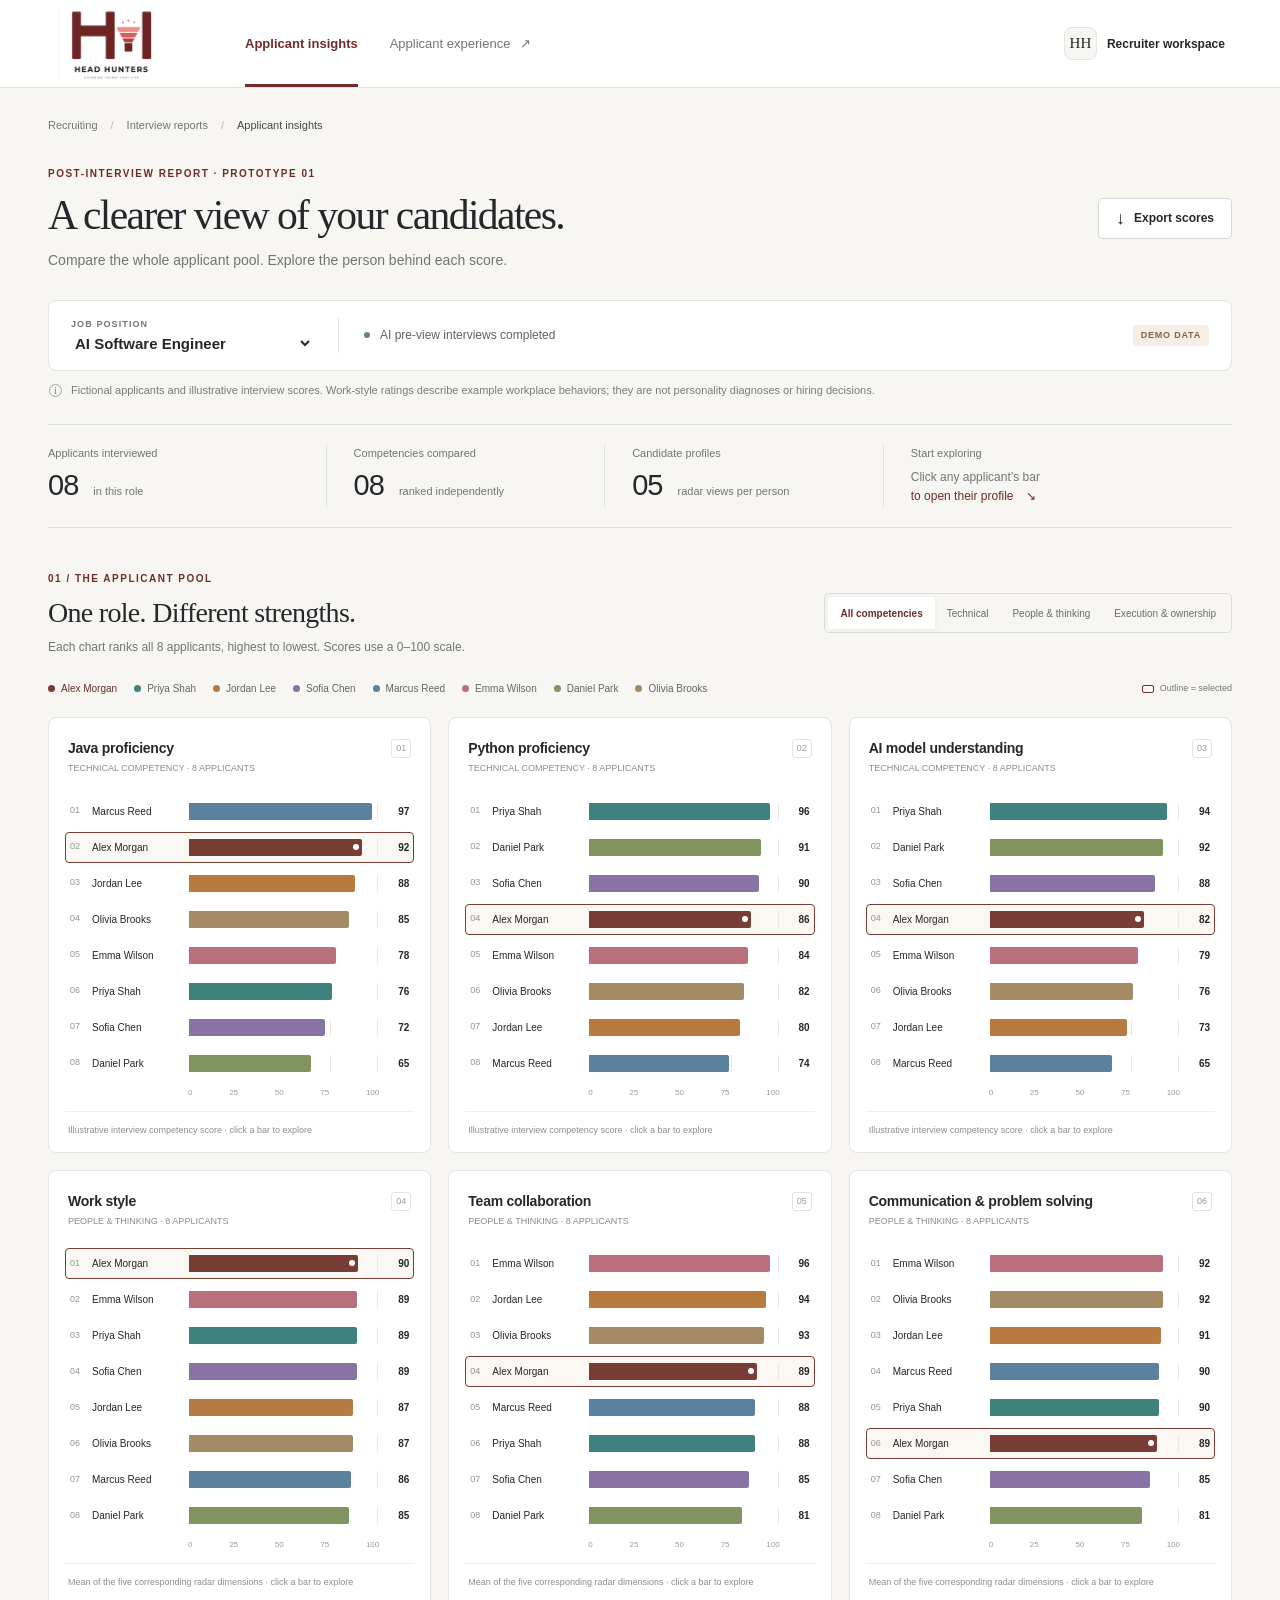
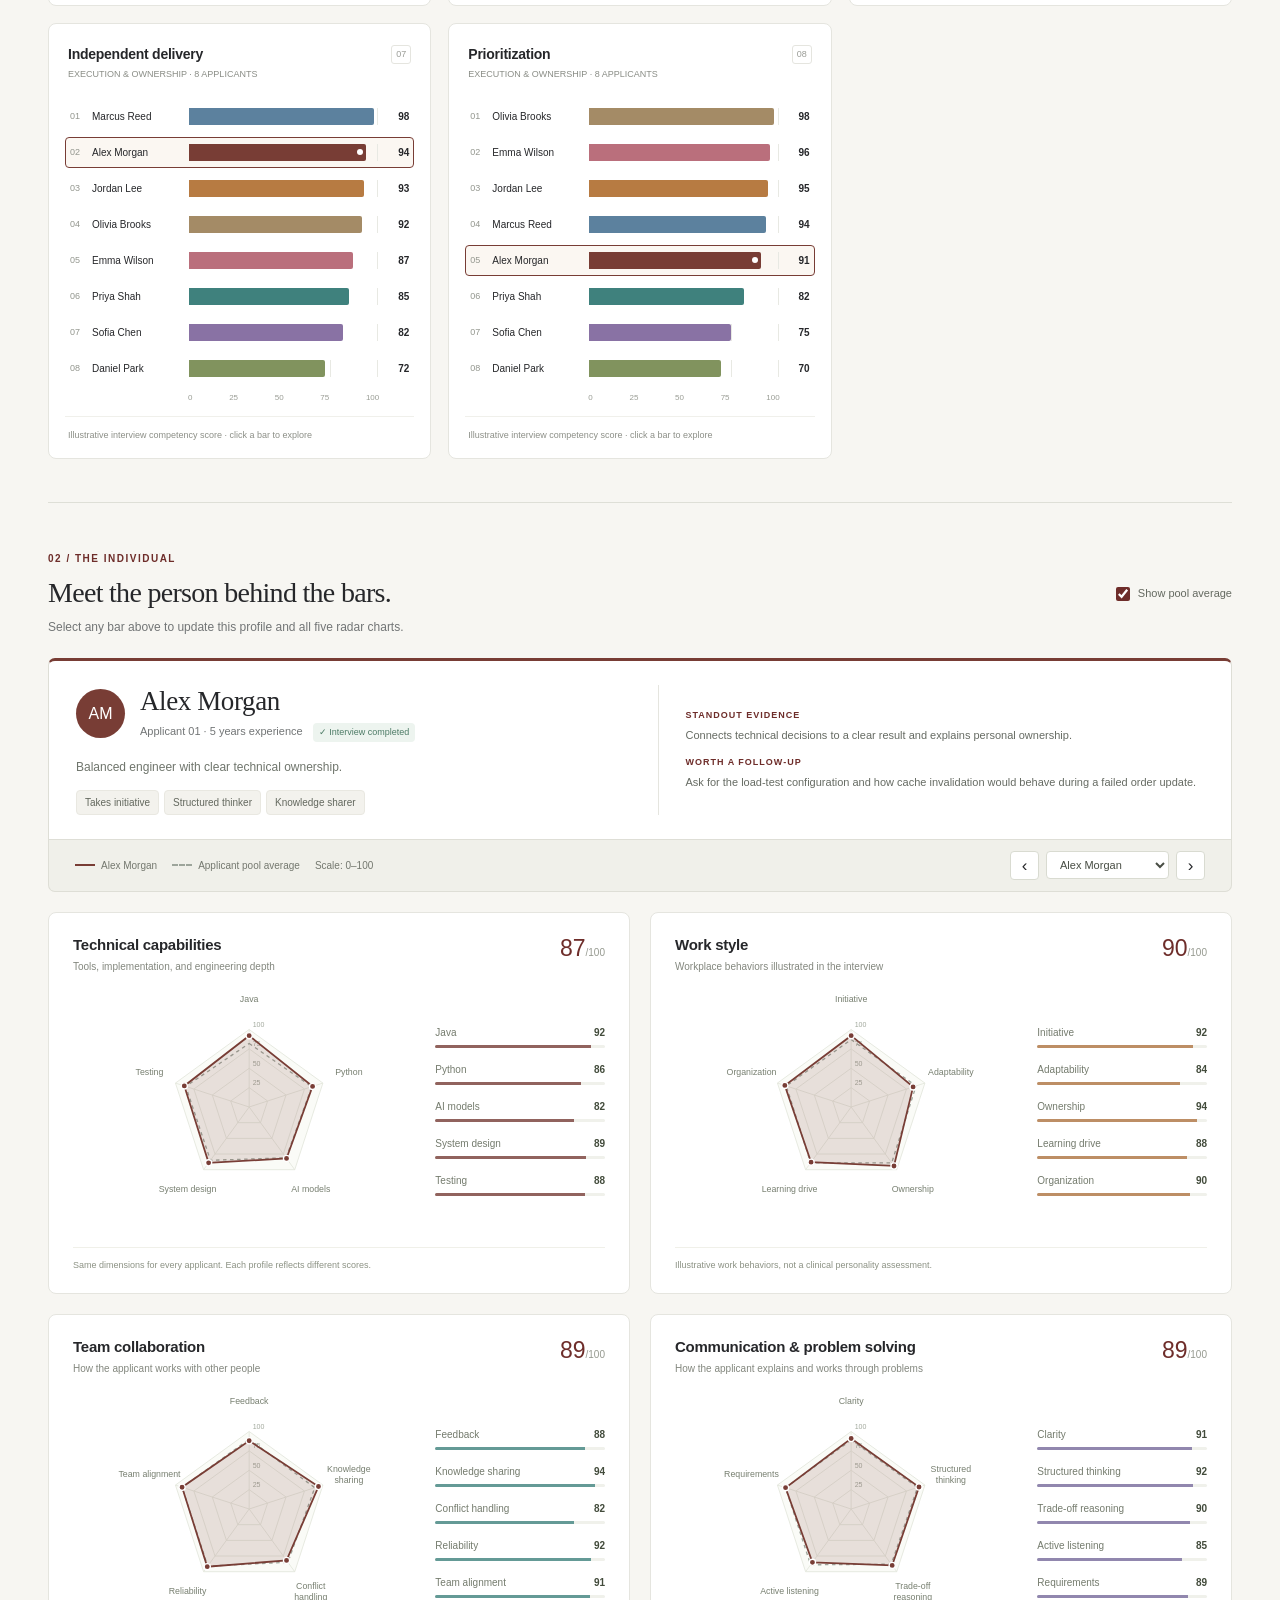
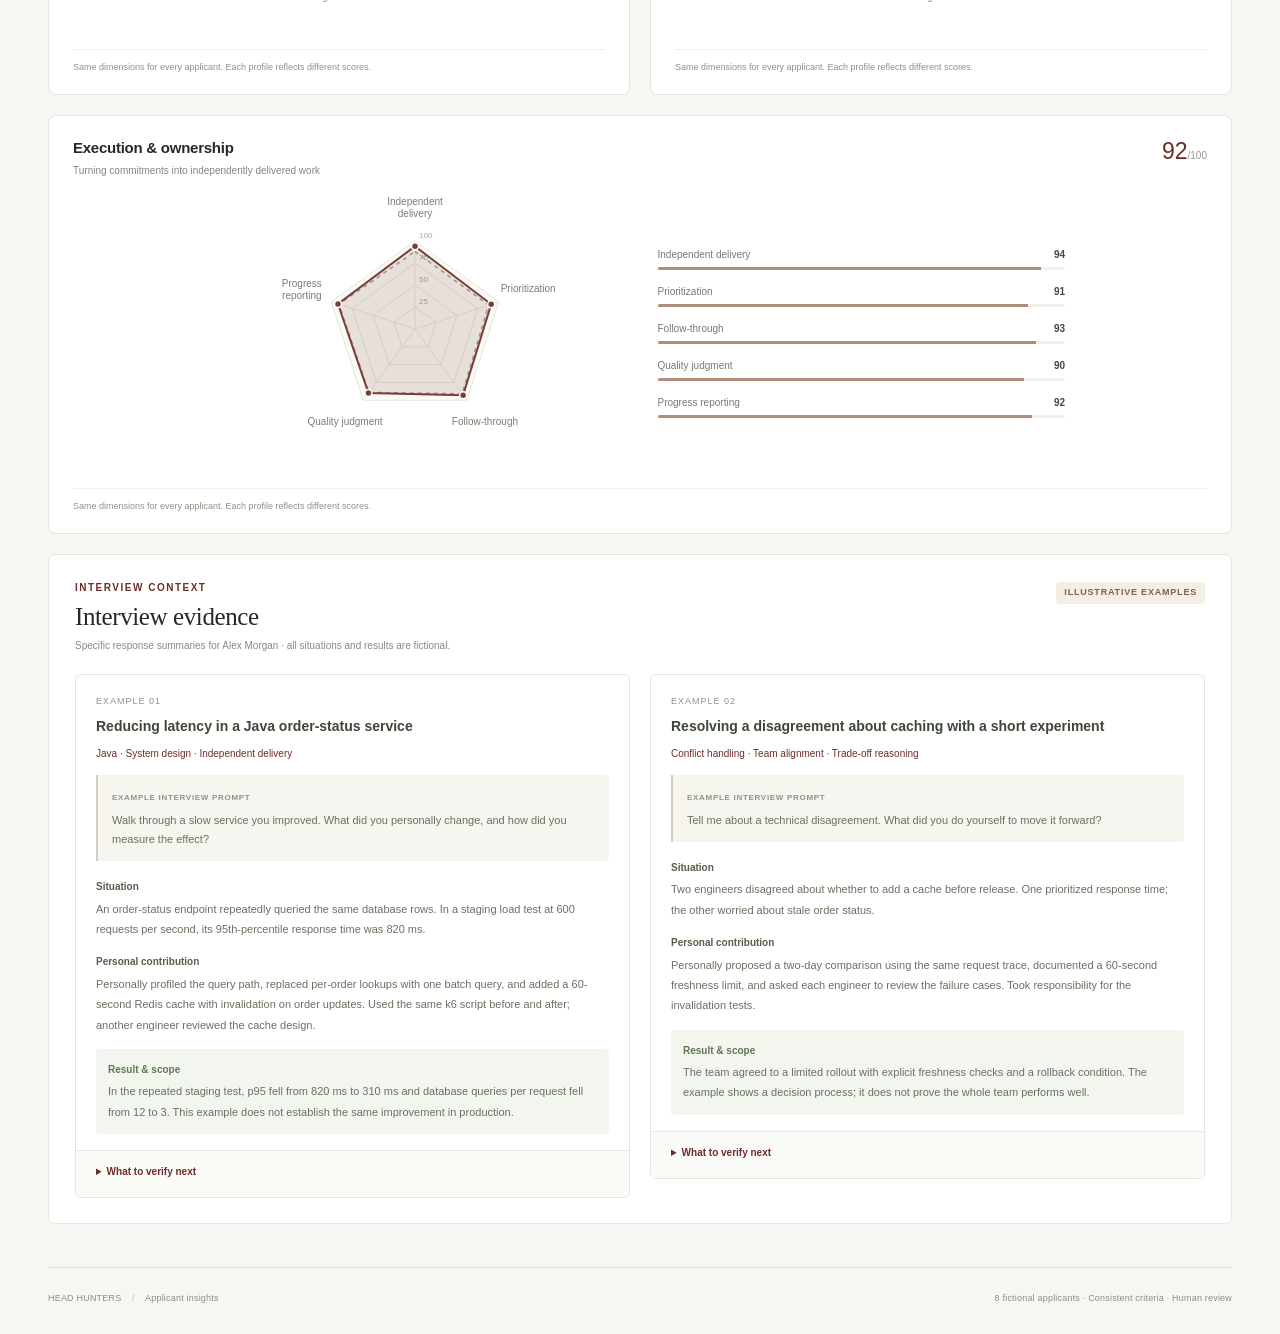
<file: index.html>
<!doctype html>
<html lang="en">
<head>
  <meta charset="utf-8"><meta name="viewport" content="width=device-width,initial-scale=1">
  <title>Applicant Insights · Head Hunters</title>
  <meta name="description" content="Compare interview competencies across applicants, then explore an individual candidate's assessment profile.">
  <link rel="icon" href="logo.png"><link rel="stylesheet" href="report.css">
  <script defer src="report-data.js"></script><script defer src="interview-evidence.js"></script><script defer src="report.js"></script>
</head>
<body>
  <header class="app-header">
    <a class="brandmark" href="index.html" aria-label="Head Hunters home"><img src="logo.png" alt="Head Hunters"></a>
    <nav aria-label="Main navigation"><a class="nav-active" href="index.html" aria-current="page">Applicant insights</a><a href="applicant.html">Applicant experience <span aria-hidden="true">↗</span></a></nav>
    <div class="workspace"><span class="workspace-icon" style="font-size:15px">HH</span><span>Recruiter workspace</span></div>
  </header>
  <main class="report-shell">
    <div class="breadcrumbs">Recruiting <span>/</span> Interview reports <span>/</span> <strong>Applicant insights</strong></div>
    <div class="page-heading"><div><p class="eyebrow">POST-INTERVIEW REPORT · PROTOTYPE 01</p><h1>A clearer view of your candidates.</h1><p class="intro">Compare the whole applicant pool. Explore the person behind each score.</p></div><button id="export" class="button button-outline"><span aria-hidden="true">↓</span> Export scores</button></div>
    <div class="report-context"><div class="role-field"><label for="role">JOB POSITION</label><select id="role"><option value="ai">AI Software Engineer</option><option value="fe">Senior Frontend Engineer</option><option value="de">Data Engineer</option></select></div><div class="context-divider"></div><span class="status-dot"></span><span>AI pre-view interviews completed</span><span class="demo-badge">DEMO DATA</span></div>
    <div class="demo-note"><span class="info-symbol" aria-hidden="true">i</span><p>Fictional applicants and illustrative interview scores. Work-style ratings describe example workplace behaviors; they are not personality diagnoses or hiring decisions.</p></div>
    <div id="submission-notice" class="submission-notice" hidden></div>
    <div class="overview-grid"><div class="overview-stat"><span>Applicants interviewed</span><strong>08 <small>in this role</small></strong></div><div class="overview-stat"><span>Competencies compared</span><strong>08 <small>ranked independently</small></strong></div><div class="overview-stat"><span>Candidate profiles</span><strong>05 <small>radar views per person</small></strong></div><div class="overview-stat stat-action"><span>Start exploring</span><p>Click any applicant’s bar<br><strong>to open their profile <span aria-hidden="true">↘</span></strong></p></div></div>
    <section class="rankings-section" aria-labelledby="rankings-title">
      <div class="section-heading"><div><p class="eyebrow">01 / THE APPLICANT POOL</p><h2 id="rankings-title">One role. Different strengths.</h2><p>Each chart ranks all 8 applicants, highest to lowest. Scores use a 0–100 scale.</p></div><div class="segmented" aria-label="Competency category"><button data-filter="all" aria-pressed="true">All competencies</button><button data-filter="technical" aria-pressed="false">Technical</button><button data-filter="people" aria-pressed="false">People & thinking</button><button data-filter="delivery" aria-pressed="false">Execution & ownership</button></div></div>
      <div class="legend-row"><div id="candidate-legend" class="candidate-legend" aria-label="Applicant color key"></div><span class="legend-hint"><span class="selected-swatch"></span> Outline = selected</span></div>
      <div id="rankings" class="rankings-grid"></div>
    </section>
    <section class="profile-section" aria-labelledby="profile-title">
      <div class="section-heading"><div><p class="eyebrow">02 / THE INDIVIDUAL</p><h2 id="profile-title" tabindex="-1">Meet the person behind the bars.</h2><p>Select any bar above to update this profile and all five radar charts.</p></div><label class="average-toggle"><input id="show-average" type="checkbox" checked><span>Show pool average</span></label></div>
      <div id="profile-live" class="sr-only" role="status" aria-live="polite"></div>
      <div id="candidate-profile"></div>
    </section>
    <footer><span>HEAD HUNTERS <span class="footer-dot">/</span> Applicant insights</span><span>8 fictional applicants · Consistent criteria · Human review</span></footer>
  </main>
  <aside id="selection-dock" class="selection-dock" aria-label="Selected applicant" hidden><span id="dock-name"></span><button id="view-profile">View radar profile ↓</button><button id="close-dock" aria-label="Dismiss selected applicant shortcut">×</button></aside>
</body>
</html>
</file>
<file: report.css>
:root{--bg:#f7f6f2;--paper:#fff;--ink:#26272a;--muted:#727576;--line:#e5e5df;--wine:#6e2d2a;--wine-soft:#f5eae6;--sans:Inter,"Segoe UI",Arial,sans-serif;--serif:Georgia,"Times New Roman",serif}
*{box-sizing:border-box}body{margin:0;background:var(--bg);color:var(--ink);font:14px/1.5 var(--sans)}button,input,select{font:inherit}button,a,select,input{ -webkit-tap-highlight-color:transparent}button,a{touch-action:manipulation}button{cursor:pointer}button:focus-visible,a:focus-visible,select:focus-visible,input:focus-visible{outline:3px solid #b77042;outline-offset:4px}a{color:inherit;text-decoration:none}button{color:inherit}button:disabled{cursor:default}h1,h2,h3,p{margin:0}h1{font:normal clamp(30px,3.25vw,46px)/1.16 var(--serif);letter-spacing:-1.6px}h2{font:normal 28px/1.2 var(--serif);letter-spacing:-.7px}h3{font-size:16px;line-height:1.35;letter-spacing:-.25px}.app-header{height:88px;padding:0 4.3%;display:flex;align-items:center;gap:52px;background:#fff;border-bottom:1px solid var(--line)}.brandmark{width:138px;height:74px;overflow:hidden;display:flex;align-items:center}.brandmark img{width:110px;display:block;max-height:80px;object-fit:contain}.app-header nav{height:100%;display:flex;gap:32px;align-items:center;color:var(--muted);font-size:13px}.app-header nav a{height:100%;display:flex;align-items:center;gap:10px;border-bottom:3px solid transparent;padding-top:3px}.app-header nav .nav-active{color:var(--wine);border-bottom-color:var(--wine);font-weight:600}.workspace{margin-left:auto;display:flex;gap:10px;align-items:center;font-size:12px;font-weight:600}.workspace small{display:block;font-size:10px;font-weight:400;color:var(--muted);margin-top:1px}.workspace-icon{display:grid;place-items:center;width:33px;height:33px;border:1px solid var(--line);border-radius:8px;font:normal 21px var(--serif);background:var(--bg)}.report-shell{max-width:1440px;padding:29px 48px 0;margin:auto}.breadcrumbs{font-size:11px;color:var(--muted);display:flex;gap:13px;align-items:center;margin-bottom:32px}.breadcrumbs strong{color:#454847;font-weight:500}.breadcrumbs span{color:#b9b9b3}.page-heading{display:flex;gap:20px;align-items:center;justify-content:space-between;margin-bottom:29px}.eyebrow{font-size:10px;letter-spacing:1.5px;color:var(--wine);font-weight:700;margin-bottom:10px}.intro{font-size:14px;color:var(--muted);margin-top:11px}.button{min-height:41px;padding:9px 17px;border-radius:5px;font-size:12px;font-weight:600;display:inline-flex;align-items:center;justify-content:center;gap:9px;white-space:nowrap}.button-outline{background:#fff;border:1px solid #d7d7d0}.button-outline:hover{border-color:var(--wine);background:var(--wine-soft)}.button span{font-size:18px;line-height:1}.report-context{display:flex;gap:10px;align-items:center;border:1px solid var(--line);border-radius:8px;background:#fff;padding:17px 22px;color:#5e6561;font-size:12px}.role-field{display:flex;flex-direction:column;gap:3px;min-width:242px}.role-field label{font-size:9px;letter-spacing:1.1px;color:var(--muted);font-weight:600}.role-field select{font-size:15px;font-weight:600;border:0;background:#fff;max-width:100%;padding:0 24px 0 0;color:var(--ink);cursor:pointer}.context-divider{height:35px;width:1px;background:var(--line);margin:0 15px}.status-dot{width:6px;height:6px;background:#5b8977;border-radius:50%;flex-shrink:0}.demo-badge{margin-left:auto;color:#80634c;background:#f4eee4;padding:4px 8px;border-radius:4px;font-size:9px;letter-spacing:.8px;font-weight:700}.demo-note{display:flex;gap:9px;font-size:11px;align-items:flex-start;margin:11px 1px 25px;color:#7b7c76}.info-symbol{border:1px solid #a4a69f;flex-shrink:0;width:13px;height:13px;font:10px Georgia;text-align:center;border-radius:100%;margin-top:2px}.overview-grid{display:grid;grid-template-columns:1fr 1fr 1fr 1.25fr;margin:0 0 43px;border-block:1px solid #dedfd7;padding:20px 0}.overview-stat{padding:0 27px;border-right:1px solid #dedfd7}.overview-stat:first-child{padding-left:0}.overview-stat>span{font-size:11px;color:var(--muted);display:block;margin-bottom:7px}.overview-stat>strong{font-size:29px;font-weight:500;line-height:1.2;letter-spacing:-1px}.overview-stat small{font-size:11px;color:var(--muted);font-weight:400;letter-spacing:0;margin-left:8px}.overview-stat.stat-action{border:0;padding-right:0}.stat-action p{font-size:12px;color:var(--muted);line-height:1.6}.stat-action p strong{color:var(--wine);font-weight:500}.stat-action p strong span{margin-left:9px}.section-heading{display:flex;align-items:center;justify-content:space-between;gap:20px;margin-bottom:22px}.section-heading p:not(.eyebrow){font-size:12px;color:var(--muted);margin-top:9px}.segmented{display:flex;align-items:center;border:1px solid #dcded6;border-radius:5px;padding:3px;white-space:nowrap;align-self:flex-end}.segmented button{border:0;background:none;padding:7px 12px;border-radius:3px;font-size:10px;color:#6a6d68;min-height:32px}.segmented button[aria-pressed=true]{background:#fff;color:var(--wine);font-weight:600;box-shadow:0 1px 4px #20281c12}.legend-row{display:flex;gap:12px;align-items:center;justify-content:space-between;margin-bottom:18px}.candidate-legend{display:flex;flex-wrap:wrap;gap:7px 17px}.legend-item{border:0;padding:3px 0;background:transparent;font-size:10px;color:#646762;display:flex;gap:6px;align-items:center}.legend-item:hover,.legend-item[aria-pressed=true]{color:var(--wine)}.color-dot{width:7px;height:7px;display:inline-block;border-radius:50%;flex-shrink:0}.legend-hint{white-space:nowrap;font-size:9px;color:var(--muted);display:flex;align-items:center;gap:6px}.selected-swatch{border:1px solid var(--wine);width:12px;height:8px;display:inline-block;border-radius:2px}.rankings-grid{display:grid;grid-template-columns:repeat(3,minmax(0,1fr));gap:17px}.ranking-card{border:1px solid var(--line);border-radius:8px;background:#fff;padding:21px 16px 15px;overflow:hidden;box-shadow:0 2px 3px #1d281901}.chart-heading{display:flex;justify-content:space-between;gap:12px;align-items:flex-start;padding:0 3px}.chart-heading h3{font-size:14px}.chart-kicker{font-size:9px;color:#8a8d86;margin-top:4px}.chart-index{font-size:9px;color:#9a9c96;border:1px solid var(--line);border-radius:3px;line-height:1;padding:4px}.bar-list{margin-top:20px;display:grid;gap:5px}.bar-row{width:100%;display:grid;grid-template-columns:16px 91px minmax(0,1fr) 25px;gap:6px;align-items:center;text-align:left;border:1px solid transparent;background:transparent;padding:3px 4px;min-height:31px;border-radius:4px}.bar-row:hover{background:#f7f5f0}.bar-row[aria-pressed=true]{background:#fbf7f2;border-color:var(--candidate-color)}.bar-row .rank{font-size:9px;color:#93968e;font-variant-numeric:tabular-nums}.bar-name{font-size:10px;white-space:nowrap;overflow:hidden;text-overflow:ellipsis;font-weight:500}.bar-track{height:17px;display:block;background-image:repeating-linear-gradient(to right,#e8e9e3 0 1px,transparent 1px 25%);border-right:1px solid #e8e9e3}.bar-fill{display:block;height:17px;border-radius:0 2px 2px 0;background:var(--candidate-color);width:var(--score);position:relative;transition:width .25s}.bar-row[aria-pressed=true] .bar-fill:after{content:'';position:absolute;right:3px;top:5px;width:6px;height:6px;border-radius:50%;background:#fff}.bar-value{font-size:10px;text-align:right;font-variant-numeric:tabular-nums;font-weight:600}.chart-axis{margin:8px 35px 0 123px;display:flex;justify-content:space-between;color:#9a9d95;font-size:8px}.chart-footer{font-size:9px;color:#8c8f87;padding:12px 3px 0;margin-top:12px;border-top:1px solid #f0f0eb}.profile-section{padding-top:48px;margin-top:43px;border-top:1px solid #dedfd7}.average-toggle{display:flex;align-items:center;gap:8px;font-size:11px;color:#646960;white-space:nowrap;cursor:pointer}.average-toggle input{accent-color:var(--wine);width:14px;height:14px;margin:0}.candidate-summary{border:1px solid #deded6;border-top:3px solid var(--candidate-color);border-radius:7px 7px 0 0;background:#fff;display:grid;grid-template-columns:1fr 1fr;gap:35px;padding:24px 27px}.candidate-id{display:flex;gap:15px;align-items:center}.avatar{height:49px;width:49px;border-radius:50%;display:grid;place-items:center;flex-shrink:0;background:var(--candidate-color);color:#fff;font-size:16px;font-weight:500}.candidate-title{font:normal 27px/1.2 var(--serif);letter-spacing:-.4px}.candidate-meta{font-size:11px;color:var(--muted);margin-top:5px}.complete-tag{display:inline-flex;align-items:center;gap:5px;font-size:9px;color:#4d7b66;background:#edf4ef;border-radius:4px;padding:3px 6px;margin-left:7px}.candidate-headline{font-size:12px;color:#6f756c;margin-top:15px;line-height:1.7}.trait-tags{display:flex;gap:5px;flex-wrap:wrap;margin-top:12px}.trait-tags span{font-size:10px;background:#f3f2ed;border:1px solid #e9e8e1;padding:4px 8px;border-radius:4px;color:#63685e}.candidate-insight{border-left:1px solid var(--line);padding-left:27px;display:flex;flex-direction:column;justify-content:center;gap:11px}.candidate-insight h4{font-size:9px;text-transform:uppercase;letter-spacing:1px;margin:0 0 4px;color:var(--wine)}.candidate-insight p{font-size:11px;line-height:1.65;color:#666b63}.profile-toolbar{border:1px solid #deded6;border-top:0;border-radius:0 0 7px 7px;padding:11px 26px;background:#f0f0ea;display:flex;gap:18px;align-items:center;justify-content:space-between;margin-bottom:20px}.profile-legend{display:flex;align-items:center;flex-wrap:wrap;gap:15px;font-size:10px;color:#74786f}.profile-legend span{display:flex;align-items:center;gap:6px}.line-swatch{width:20px;border-top:2px solid var(--candidate-color)}.line-swatch.average{border-top:2px dashed #9da59b}.candidate-controls{display:flex;align-items:center;gap:7px}.candidate-controls select{font-size:11px;background:white;color:#494e45;border:1px solid #d9dbd1;border-radius:4px;padding:6px 24px 6px 9px;max-width:160px}.arrow-button{border:1px solid #d9dbd1;background:#fff;border-radius:4px;width:29px;height:29px;line-height:1;font-size:17px}.arrow-button:hover{border-color:var(--wine)}.radar-grid{display:grid;grid-template-columns:repeat(2,minmax(0,1fr));gap:20px}.radar-card{background:#fff;border:1px solid var(--line);border-radius:8px;padding:22px 24px 20px}.radar-card header{display:flex;gap:10px;align-items:flex-start;justify-content:space-between}.radar-card h3{font-size:15px}.radar-subtitle{font-size:10px;color:#83877e;margin-top:4px}.dimension-score{text-align:right;font-size:23px;color:var(--wine);line-height:1.2;min-width:52px}.dimension-score small{font-size:10px;color:#969a90}.radar-body{display:grid;grid-template-columns:minmax(0,1.35fr) minmax(120px,.65fr);align-items:center;gap:10px}.radar-svg{width:100%;height:auto;overflow:visible;display:block}.radar-svg text{font-family:var(--sans);font-size:10px;fill:#777f70}.radar-svg .tick-label{font-size:8px;fill:#a3aa9e}.radar-details{list-style:none;padding:0;margin:0;display:grid;gap:14px}.radar-details li{font-size:10px;color:#747b6d}.radar-label{display:flex;justify-content:space-between;gap:7px;margin-bottom:5px}.radar-label b{color:#424b3b;font-size:10px;font-weight:600}.detail-track{height:3px;background:#f0f1eb;border-radius:3px;overflow:hidden}.detail-track span{height:100%;display:block;background:var(--dimension-color);width:var(--score);opacity:.75}.radar-caption{font-size:9px;color:#8c9284;border-top:1px solid #f0f0e9;padding-top:11px}.evidence-section{margin-top:20px;background:#fff;border:1px solid var(--line);border-radius:7px;padding:22px 26px;display:grid;grid-template-columns:.65fr 1.35fr;gap:24px}.evidence-section h3{font-size:14px}.evidence-section .evidence-label{font-size:10px;color:#858a7c;margin-top:6px}.evidence-items{display:grid;grid-template-columns:1fr 1fr;gap:24px}.evidence-item{font-size:11px;color:#6e7565;line-height:1.7;border-left:2px solid #dedfd5;padding-left:12px}.evidence-item small{display:block;font-size:9px;color:#a0a693;margin-bottom:4px;letter-spacing:.6px}footer{display:flex;align-items:center;justify-content:space-between;gap:20px;padding:24px 0 28px;border-top:1px solid #dedfd7;margin-top:43px;color:#8a8f80;font-size:9px;letter-spacing:.2px}.footer-dot{padding:0 8px;color:#b9bdaf}.submission-notice{padding:12px 16px;margin:0 0 22px;border-radius:6px;border:1px solid #d5dfd0;background:#edf3e9;color:#5f7155;font-size:12px}.sr-only{position:absolute;width:1px;height:1px;padding:0;margin:-1px;overflow:hidden;clip:rect(0,0,0,0);white-space:nowrap;border:0}[hidden]{display:none!important}
.selection-dock{position:fixed;bottom:23px;left:50%;transform:translateX(-50%);display:flex;align-items:center;gap:23px;z-index:5;border:1px solid #deded4;background:#fffdf8;box-shadow:0 6px 35px #25251f25;border-radius:8px;padding:11px 14px 11px 20px;max-width:calc(100% - 24px)}.selection-dock>span{font-size:12px;font-weight:600;white-space:nowrap}.selection-dock button{border:0;background:var(--wine);border-radius:4px;color:#fff;padding:8px 12px;white-space:nowrap;font-size:11px}.selection-dock #close-dock{color:#8b8c83;font-size:20px;background:transparent;padding:3px}.profile-section{scroll-margin-top:20px}
@media(max-width:480px){.selection-dock{gap:11px;padding:9px 10px 9px 13px;bottom:12px}.selection-dock>span{font-size:10px}.selection-dock button{font-size:9px;padding:8px}}
.evidence-section{display:block;padding:25px 26px}.evidence-header{display:flex;justify-content:space-between;gap:20px;align-items:flex-start;margin-bottom:21px}.evidence-header h3{font:normal 25px/1.2 var(--serif);letter-spacing:-.4px}.evidence-header .eyebrow{margin-bottom:7px}.evidence-header .demo-badge{margin-top:2px;white-space:nowrap}.evidence-items{align-items:start;gap:20px}.evidence-item{border:1px solid #e4e6dc;background:#fff;border-radius:6px;padding:0;color:#697160;overflow:hidden;line-height:1.75}.evidence-card-heading{padding:19px 20px 13px}.evidence-card-heading>small{color:#8c927f;font-size:9px;letter-spacing:1px;margin-bottom:6px}.evidence-card-heading h4{font-size:14px;line-height:1.5;margin:0 0 8px;font-weight:600;color:#3d4737}.evidence-focus{font-size:10px;color:var(--wine)}.evidence-prompt{margin:0 20px 17px;padding:12px 14px;background:#f6f5ef;border-left:2px solid #d3cfbe;border-radius:0 4px 4px 0}.evidence-prompt>span{font-size:8px;color:#929580;font-weight:600;letter-spacing:.7px}.evidence-prompt p{font-size:11px;margin-top:4px;color:#6b715f}.evidence-fields{margin:0 20px 16px;display:grid;gap:14px}.evidence-fields>div{display:block}.evidence-fields dt{font-size:10px;font-weight:600;color:#555e49;margin-bottom:3px}.evidence-fields dd{margin:0;font-size:11px;line-height:1.85}.evidence-result{background:#f2f6ef;padding:12px;border-radius:4px}.evidence-result dt{color:#5e7952}.evidence-followup{background:#fafaf6;border-top:1px solid #e8e9df;padding:12px 20px;font-size:11px}.evidence-followup summary{cursor:pointer;font-size:10px;font-weight:600;color:var(--wine);min-height:22px;display:list-item}.evidence-followup p{font-size:11px;margin-top:9px;color:#737a66}.rankings-section>.section-heading{align-items:flex-start;flex-wrap:wrap}.segmented{flex-wrap:wrap;max-width:100%;align-self:center}.radar-grid>.radar-card:last-child:nth-child(odd){grid-column:1/-1;max-width:none}.radar-grid>.radar-card:last-child:nth-child(odd) .radar-body{grid-template-columns:minmax(220px,1fr) minmax(180px,1fr);gap:35px;max-width:850px;margin:auto}.radar-grid>.radar-card:last-child:nth-child(odd) .radar-svg{max-width:400px}.radar-grid>.radar-card:last-child:nth-child(odd) .radar-details{grid-template-columns:1fr;gap:14px}.ranking-card:last-child:nth-child(3n+2){grid-column:auto}
@media(max-width:700px){.evidence-section{padding:20px 16px}.evidence-header{flex-direction:column;gap:12px}.evidence-header .demo-badge{margin-left:0}.evidence-header .evidence-label{font-size:10px;line-height:1.8}.evidence-card-heading{padding:17px 16px 12px}.evidence-card-heading h4{font-size:13px}.evidence-prompt{margin-inline:16px}.evidence-fields{margin-inline:16px}.evidence-fields dd{font-size:11px}.evidence-followup{padding-inline:16px}.segmented button{flex:1 1 42%;font-size:10px}.radar-grid>.radar-card:last-child:nth-child(odd) .radar-body{grid-template-columns:1fr;gap:10px}.radar-grid>.radar-card:last-child:nth-child(odd) .radar-details{grid-template-columns:1fr 1fr;gap:10px 18px}.radar-grid>.radar-card:last-child:nth-child(odd) .radar-svg{max-width:340px}}
@media print{.selection-dock{display:none!important}.evidence-item{break-inside:avoid}}
@media(min-width:1400px){.bar-row{grid-template-columns:16px 103px minmax(0,1fr) 25px}.chart-axis{margin-left:135px}}
@media(max-width:1150px){.report-shell{padding:26px 28px 0}.rankings-grid{grid-template-columns:repeat(2,minmax(0,1fr))}.radar-body{grid-template-columns:1fr}.radar-svg{max-width:350px;margin:0 auto}.radar-details{grid-template-columns:1fr 1fr;gap:10px 18px;margin-bottom:15px}.overview-stat{padding-inline:18px}.overview-stat small{display:block;margin:4px 0 0}.app-header{gap:25px}.section-heading{flex-wrap:wrap}.segmented{align-self:auto}.overview-stat.stat-action{padding-left:18px}}
@media(max-width:700px){.app-header{height:74px;padding:0 18px;gap:15px}.brandmark{width:80px;height:64px}.brandmark img{width:80px}.app-header nav{font-size:10px;gap:17px}.workspace{display:none}.report-shell{padding:22px 17px 0}.breadcrumbs{font-size:9px;gap:9px;margin-bottom:25px}.page-heading{align-items:flex-start;flex-direction:column;gap:17px}h1{font-size:33px;letter-spacing:-1.1px}h2{font-size:25px}.intro{font-size:12px;line-height:1.65}.page-heading .button{font-size:10px;min-height:35px}.report-context{padding:14px;flex-wrap:wrap;gap:9px;font-size:10px}.role-field{width:100%;min-width:0;margin-bottom:4px}.context-divider{display:none}.role-field select{font-size:14px;width:100%}.demo-badge{font-size:8px}.demo-note{font-size:10px}.overview-grid{grid-template-columns:1fr 1fr;gap:19px 0;margin-bottom:31px}.overview-stat{padding-inline:18px}.overview-stat:nth-child(2){border:0}.overview-stat:nth-child(3){padding-left:0}.overview-stat>strong{font-size:27px}.overview-stat>span{font-size:10px}.overview-stat small{font-size:10px}.stat-action p{font-size:10px}.section-heading{gap:15px}.section-heading p:not(.eyebrow){font-size:11px;line-height:1.7}.legend-row{align-items:flex-start;flex-direction:column;gap:10px}.candidate-legend{gap:6px 12px}.legend-item{font-size:9px}.rankings-grid{grid-template-columns:1fr;gap:14px}.ranking-card{padding:20px 16px 15px}.bar-row{grid-template-columns:18px 104px minmax(0,1fr) 25px;min-height:33px}.bar-name{font-size:11px}.chart-axis{margin-left:138px}.bar-track,.bar-fill{height:18px}.profile-section{padding-top:30px;margin-top:31px}.candidate-summary{grid-template-columns:1fr;padding:22px 20px;gap:21px}.candidate-insight{padding-left:0;border-left:0;padding-top:18px;border-top:1px solid var(--line)}.candidate-title{font-size:25px}.candidate-meta{font-size:10px}.candidate-headline{font-size:11px}.complete-tag{margin-left:0;display:flex;width:max-content;margin-top:6px}.profile-toolbar{padding:12px 16px;flex-wrap:wrap;gap:13px}.profile-legend{font-size:9px}.radar-grid{grid-template-columns:1fr;gap:14px}.radar-card{padding:20px}.radar-card h3{font-size:14px}.radar-subtitle{font-size:9px}.radar-body{grid-template-columns:1fr}.radar-svg{max-width:340px}.evidence-section{grid-template-columns:1fr;padding:20px}.evidence-items{grid-template-columns:1fr;gap:18px}footer{align-items:flex-start;flex-direction:column;gap:8px;margin-top:30px;font-size:8px}.segmented{width:100%}.segmented button{flex:1;font-size:9px;padding:6px}.average-toggle{font-size:10px}.eyebrow{font-size:9px}}
@media print{.app-header nav,.workspace,.button,.segmented,.candidate-controls,.average-toggle{display:none}.app-header{height:70px}.report-shell{padding:20px}.rankings-grid{grid-template-columns:repeat(2,1fr)}.ranking-card,.radar-card,.candidate-summary{break-inside:avoid}.radar-grid{grid-template-columns:1fr 1fr}body{background:#fff}.profile-section{break-before:page}.radar-body{grid-template-columns:1fr}.demo-note{display:flex}footer{font-size:8px}}
@media(prefers-reduced-motion:reduce){*{scroll-behavior:auto!important;transition:none!important}}
</file>
